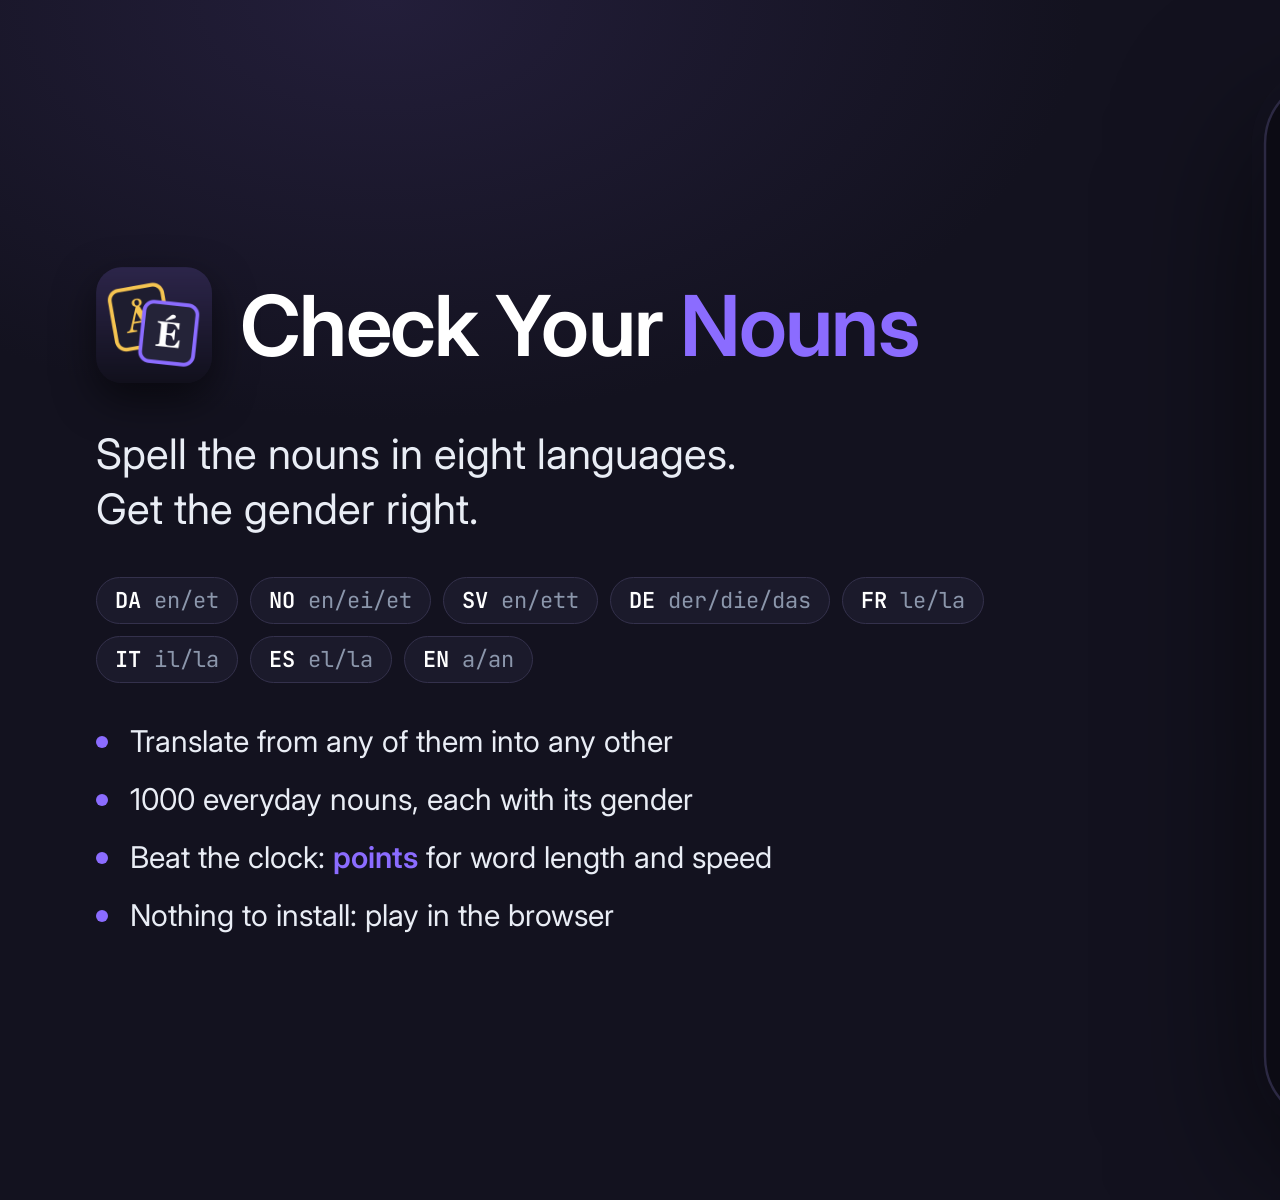
<file: tools/banner.html>
<!DOCTYPE html>
<!--
  The README banner (images/banner.png), 1920x1200. The phone shows the app's own markup and stylesheet.
  Render it with:  powershell -File tools\make-banner.ps1
-->
<html lang="en">
<head>
<meta charset="utf-8" />
<title>Check Your Nouns banner</title>
<link href="https://fonts.googleapis.com/css2?family=Fraunces:opsz,wght@9..144,500;9..144,700&family=Inter:wght@400;500;600;700&family=JetBrains+Mono:wght@600&display=block" rel="stylesheet" />
<link rel="stylesheet" href="../CheckYourNouns/wwwroot/css/app.css" />
<style>
    html, body { width: 1920px; height: 1200px; overflow: hidden; }
    body {
        margin: 0;
        background:
            radial-gradient(900px 700px at 100% 100%, #3a2a6e88, transparent 70%),
            radial-gradient(1000px 600px at 20% 0%, #231e3a, transparent 70%),
            #13121f;
        font-family: "Inter", sans-serif;
        display: flex;
        align-items: center;
        justify-content: space-between;
        padding: 0 150px 0 96px;
        box-sizing: border-box;
    }

    .pitch { max-width: 900px; }
    .brand { display: flex; align-items: center; gap: 28px; }
    .brand img { width: 116px; height: 116px; border-radius: 26px; box-shadow: 0 16px 40px #0008; }
    .brand h1 { margin: 0; font-size: 84px; font-weight: 600; letter-spacing: -0.02em; color: #fff; }
    .brand h1 span { color: var(--accent); }
    .tagline { margin: 44px 0 0; font-size: 42px; line-height: 1.3; color: #e9edf5; }

    .langs { display: flex; flex-wrap: wrap; gap: 12px; margin: 40px 0 0; padding: 0; list-style: none; }
    .langs li {
        padding: 8px 18px;
        border-radius: 999px;
        border: 1px solid var(--line);
        background: var(--panel);
        font-family: var(--mono);
        font-size: 22px;
        color: var(--muted);
    }
    .langs li b { color: #fff; font-weight: 600; }

    .features { margin: 40px 0 0; padding: 0; list-style: none; display: grid; gap: 22px; }
    .features li { position: relative; padding-left: 34px; font-size: 30px; color: #e9edf5; }
    .features li::before {
        content: ""; position: absolute; left: 0; top: 13px;
        width: 12px; height: 12px; border-radius: 50%; background: var(--accent);
    }
    .features em { font-style: normal; color: var(--accent); font-weight: 600; }

    .phone {
        flex: none;
        width: 420px;
        height: 860px;
        padding: 14px;
        border-radius: 56px;
        background: #0c0b14;
        border: 2px solid #2c2943;
        box-shadow: 0 40px 120px #000a, 0 0 0 10px #17152466;
        transform: scale(1.22);
        transform-origin: center;
        margin-right: 40px;
    }
    .screen {
        height: 100%;
        border-radius: 44px;
        overflow: hidden;
        background: radial-gradient(600px 300px at 50% -10%, var(--bg-glow), var(--bg));
    }
    .screen .game { min-height: 0; height: 100%; padding: 22px 14px 14px; gap: 14px; }
    .screen .stats { grid-template-columns: repeat(3, 1fr); gap: 8px; }
    .screen .languages { flex-wrap: wrap; }
    .screen .timer-pick { flex: 1 0 100%; }
    .screen .play { padding: 18px; gap: 18px; }
    .screen .key { height: 44px; font-size: 0.9rem; }
    .screen .key-row { gap: 4px; }
    .screen .credits { font-size: 0.62rem; }
    .screen .boxes { --size: 32px; }
    .screen .answer { display: none; }
    .screen .stat { padding: 8px 10px; }
    .screen * { animation: none !important; }
</style>
</head>
<body>
<section class="pitch">
    <div class="brand">
        <img src="../CheckYourNouns/wwwroot/icons/icon-512.png" alt="" />
        <h1>Check Your <span>Nouns</span></h1>
    </div>
    <p class="tagline">Spell the nouns in eight languages.<br />Get the gender right.</p>
    <ul class="langs">
        <li><b>DA</b> en/et</li><li><b>NO</b> en/ei/et</li><li><b>SV</b> en/ett</li><li><b>DE</b> der/die/das</li>
        <li><b>FR</b> le/la</li><li><b>IT</b> il/la</li><li><b>ES</b> el/la</li><li><b>EN</b> a/an</li>
    </ul>
    <ul class="features">
        <li>Translate from any of them into any other</li>
        <li>1000 everyday nouns, each with its gender</li>
        <li>Beat the clock: <em>points</em> for word length and speed</li>
        <li>Nothing to install: play in the browser</li>
    </ul>
</section>

<div class="phone"><div class="screen">
<main class="game"><header class="topbar"><h1>Check Your <span>Nouns</span></h1>
        <div class="toolbar"><button class="icon-btn">🔊</button>
            <button class="icon-btn">↺</button></div></header>

    <section class="languages"><label class="lang-pick"><span>From</span>
            <select><option>English</option></select></label>
        <button class="swap-btn">⇄</button>
        <label class="lang-pick"><span>To</span>
            <select><option>French</option></select></label>
        <label class="lang-pick timer-pick"><span>Timer</span>
            <select><option>15 s</option></select></label></section>

    <section class="stats"><div class="stat points"><span class="value">1284</span><span class="label">Points</span></div>
        <div class="stat good"><span class="value">9</span><span class="label">Correct</span></div>
        <div class="stat bad"><span class="value">1</span><span class="label">Missed</span></div>
        <div class="stat"><span class="value">90%</span><span class="label">Accuracy</span></div>
        <div class="stat streak hot"><span class="value">6</span><span class="label">Streak · best 6</span></div></section>

    <div class="play"><div class="timer"><div class="timer-track"><div class="timer-fill" style="width:74.58%"></div></div>
                    <span class="timer-text">11.2 s</span></div><section class="prompt"><span class="eyebrow">English → French</span>
                <h2 class="english">colleague</h2></section><section class="word-row"><div class="boxes stage-spelling" style="--letters:8"><span class="box given" style="--i:0">C</span><span class="box filled" style="--i:1">O</span><span class="box filled" style="--i:2">L</span><span class="box filled" style="--i:3">L</span><span class="box current" style="--i:4"></span><span class="box" style="--i:5"></span><span class="box" style="--i:6"></span><span class="box" style="--i:7"></span></div>
                <button class="hint-btn">?</button></section><section class="keyboard"><div class="key-row"><button class="key">A</button><button class="key">Z</button><button class="key">E</button><button class="key">R</button><button class="key">T</button><button class="key">Y</button><button class="key">U</button><button class="key">I</button><button class="key">O</button><button class="key">P</button></div><div class="key-row"><button class="key">Q</button><button class="key">S</button><button class="key">D</button><button class="key">F</button><button class="key">G</button><button class="key">H</button><button class="key">J</button><button class="key">K</button><button class="key">L</button><button class="key">M</button></div><div class="key-row"><button class="key">W</button><button class="key">X</button><button class="key">C</button><button class="key">V</button><button class="key">B</button><button class="key">N</button></div></section></div>

    <footer class="credits">Made with love 💛 (c) 2026 Per Hejndorf, Kreaton – v1.0.1</footer></main>
</div></div>
</body>
</html>
</file>
<file: CheckYourNouns/wwwroot/css/app.css>
:root {
    --bg: #13121f;
    --bg-glow: #231e3a;
    --panel: #1b1a2b;
    --panel-2: #242338;
    --line: #34314c;
    --text: #e9edf5;
    --muted: #8b96ab;
    --accent: #8b6cff;      /* violet */
    --accent-soft: #8b6cff2e;
    --good: #3ccf91;
    --good-soft: #3ccf9126;
    --bad: #ff6b6b;
    --bad-soft: #ff6b6b22;
    --gold: #f5c451;
    --gold-soft: #f5c45126;
    --radius: 14px;
    --font: "Inter", system-ui, sans-serif;
    --display: "Fraunces", Georgia, serif;
    --mono: "JetBrains Mono", ui-monospace, monospace;
}

* { box-sizing: border-box; }

html, body {
    margin: 0;
    min-height: 100%;
    background: radial-gradient(1200px 600px at 50% -10%, var(--bg-glow), var(--bg)) fixed;
    color: var(--text);
    font-family: var(--font);
    -webkit-tap-highlight-color: transparent;
    -webkit-text-size-adjust: 100%;
    text-size-adjust: 100%;
}

button {
    font: inherit;
    color: inherit;
    cursor: pointer;
    touch-action: manipulation;
}

button:disabled { cursor: default; }

kbd {
    font-family: var(--mono);
    font-size: 0.75em;
    padding: 0.1em 0.45em;
    border: 1px solid currentColor;
    border-radius: 5px;
    opacity: 0.7;
}

.game {
    max-width: 760px;
    margin: 0 auto;
    padding: max(var(--edge), env(safe-area-inset-top)) max(16px, env(safe-area-inset-right))
             max(var(--edge), env(safe-area-inset-bottom)) max(16px, env(safe-area-inset-left));
    display: flex;
    flex-direction: column;
    gap: var(--gap);
    min-height: 100vh; /* older browsers */
    min-height: 100dvh;
    /* Spacing follows the screen height, so the whole game fits on phones and tablets. */
    --edge: clamp(8px, 1.8dvh, 16px);
    --gap: clamp(8px, 1.7dvh, 18px);
}

/* ---- Header & stats ---- */

.topbar {
    display: flex;
    align-items: center;
    justify-content: space-between;
}

.topbar h1 {
    margin: 0;
    font-family: var(--display);
    font-weight: 700;
    font-size: clamp(1.1rem, 4.6vw, 1.7rem);
    white-space: nowrap;
    letter-spacing: -0.01em;
    outline: none; /* focused by FocusOnNavigate */
}

.topbar h1 span { color: var(--accent); }

.toolbar { display: flex; gap: 8px; flex: none; }

.icon-btn {
    width: 40px;
    height: 40px;
    border-radius: 10px;
    border: 1px solid var(--line);
    background: var(--panel);
    font-size: 1.05rem;
    transition: background 0.15s, border-color 0.15s;
}

.icon-btn:hover { background: var(--panel-2); border-color: var(--muted); }

/* The timer: a select styled as a toolbar button showing the clock and the setting. */
.timer-btn {
    position: relative;
    height: 40px;
    display: flex;
    align-items: center;
    gap: 4px;
    padding: 0 10px;
    border-radius: 10px;
    border: 1px solid var(--line);
    background: var(--panel);
    cursor: pointer;
    transition: background 0.15s, border-color 0.15s;
}

.timer-btn:hover, .timer-btn:focus-within { background: var(--panel-2); border-color: var(--muted); }
.timer-btn.on { border-color: var(--accent); background: var(--accent-soft); }
.timer-btn .timer-icon { font-size: 1rem; }

.timer-btn select {
    appearance: none;
    border: none;
    background: transparent;
    color: var(--text);
    font: inherit;
    font-size: 16px; /* 16px keeps iOS from zooming in on focus */
    font-family: var(--mono);
    padding: 0;
    cursor: pointer;
    outline: none;
}

.timer-btn option { background: var(--panel); color: var(--text); }

.stats {
    display: grid;
    grid-template-columns: repeat(5, minmax(0, 1fr));
    gap: clamp(6px, 1.2vw, 10px);
}

.stat {
    background: var(--panel);
    border: 1px solid var(--line);
    border-radius: var(--radius);
    padding: clamp(6px, 1.2dvh, 10px) clamp(8px, 1.6vw, 12px);
    display: flex;
    flex-direction: column;
    gap: 2px;
    min-width: 0;
}

.stat .value {
    font-family: var(--mono);
    font-size: clamp(1.05rem, 2.6dvh, 1.35rem);
    white-space: nowrap;
}

.stat .label {
    font-size: 0.72rem;
    text-transform: uppercase;
    letter-spacing: 0.08em;
    color: var(--muted);
    white-space: nowrap;
    overflow: hidden;
    text-overflow: ellipsis;
}

.stat.points .value { color: var(--accent); }
.stat.good .value { color: var(--good); }
.stat.bad .value { color: var(--bad); }
.stat.streak.hot { border-color: var(--gold); background: linear-gradient(var(--gold-soft), var(--panel)); }
.stat.streak.hot .value { color: var(--gold); }

/* Phones: shorter stat labels, and the pickers lose their captions. */
@media (max-width: 560px) {
    .stat { border-radius: 10px; }
    .stat .label { font-size: 0.6rem; letter-spacing: 0.04em; }
    .stat .label .long, .stat .label .best { display: none; }
    .lang-pick > span { display: none; }
    .languages { align-items: center; }
}

/* The narrowest phones: just enough room for "Correct". */
@media (max-width: 400px) {
    .stat { padding-left: 6px; padding-right: 6px; }
    .stat .label { font-size: 0.56rem; letter-spacing: 0.02em; }
}

/* Short screens (landscape tablets, small laptops) also drop the picker captions. */
@media (max-height: 820px) {
    .lang-pick > span { display: none; }
    .languages { align-items: center; }
}

/* ---- Language pickers ---- */

.languages {
    display: flex;
    align-items: flex-end;
    gap: 10px;
}

.lang-pick {
    flex: 1;
    min-width: 0;
    display: flex;
    flex-direction: column;
    gap: 4px;
}

.lang-pick span {
    font-size: 0.72rem;
    text-transform: uppercase;
    letter-spacing: 0.08em;
    color: var(--muted);
}

.lang-pick select {
    width: 100%;
    height: clamp(38px, 5dvh, 42px);
    padding: 0 32px 0 12px;
    border-radius: 10px;
    border: 1px solid var(--line);
    background: var(--panel) url("data:image/svg+xml,%3Csvg xmlns='http://www.w3.org/2000/svg' width='12' height='8' viewBox='0 0 12 8'%3E%3Cpath d='M1 1l5 5 5-5' fill='none' stroke='%238b96ab' stroke-width='2'/%3E%3C/svg%3E") no-repeat right 12px center;
    color: var(--text);
    font: inherit;
    font-weight: 500;
    appearance: none;
    cursor: pointer;
    transition: border-color 0.15s;
}

.lang-pick select:hover, .lang-pick select:focus-visible { border-color: var(--accent); outline: none; }
.lang-pick option { background: var(--panel); color: var(--text); }

.swap-btn {
    flex: none;
    width: clamp(38px, 5dvh, 42px);
    height: clamp(38px, 5dvh, 42px);
    border-radius: 50%;
    border: 1px solid var(--line);
    background: var(--panel);
    font-size: 1.1rem;
    transition: background 0.15s, border-color 0.15s, transform 0.2s;
}

.swap-btn:hover { background: var(--accent-soft); border-color: var(--accent); }
.swap-btn:active { transform: rotate(180deg); }

/* ---- Play area ---- */

.play {
    flex: 1;
    display: flex;
    flex-direction: column;
    gap: clamp(10px, 2dvh, 22px);
    background: var(--panel);
    border: 1px solid var(--line);
    border-radius: 20px;
    padding: clamp(12px, min(4vw, 2.6dvh), 32px);
    box-shadow: 0 20px 60px #0006;
}

.load-error { color: var(--bad); text-align: center; }

.intro {
    margin: auto;
    max-width: 460px;
    text-align: center;
    line-height: 1.6;
}

.intro .muted { color: var(--muted); font-size: 0.92rem; }

.primary-btn {
    margin-top: clamp(0px, 0.8dvh, 8px);
    padding: clamp(10px, 1.7dvh, 14px) 34px;
    border: none;
    border-radius: 12px;
    background: var(--accent);
    color: #fff;
    font-weight: 600;
    font-size: 1.05rem;
    box-shadow: 0 6px 20px #8b6cff55;
    transition: transform 0.1s, filter 0.15s;
}

.primary-btn:hover { filter: brightness(1.08); }
.primary-btn:active { transform: translateY(1px); }
.primary-btn kbd { margin-left: 8px; }

/* ---- Countdown ---- */

.timer {
    display: flex;
    align-items: center;
    gap: 12px;
    margin-bottom: -4px;
}

.timer-track {
    flex: 1;
    height: 6px;
    border-radius: 3px;
    background: var(--panel-2);
    overflow: hidden;
}

.timer-fill {
    height: 100%;
    border-radius: 3px;
    background: var(--accent);
    transition: width 0.1s linear, background 0.2s;
}

.timer-text {
    min-width: 4.2em;
    text-align: right;
    font-family: var(--mono);
    font-size: 0.85rem;
    color: var(--muted);
}

.timer.low .timer-fill { background: var(--bad); }
.timer.low .timer-text { color: var(--bad); animation: pulse-text 1s ease-in-out infinite; }
.timer.out .timer-text { color: var(--bad); }

@keyframes pulse-text { 50% { opacity: 0.45; } }

.prompt {
    text-align: center;
    animation: rise 0.35s ease-out;
}

.eyebrow {
    font-size: 0.72rem;
    text-transform: uppercase;
    letter-spacing: 0.18em;
    color: var(--muted);
}

.english {
    margin: clamp(2px, 0.7dvh, 6px) 0 2px;
    font-family: var(--display);
    font-weight: 500;
    font-size: clamp(1.6rem, min(7vw, 5.2dvh), 3rem);
    line-height: 1.1;
}

.also { color: var(--muted); font-size: 0.92rem; font-style: italic; }

/* ---- Letter boxes ---- */

.word-row {
    display: flex;
    align-items: center;
    justify-content: center;
    gap: 12px;
}

.boxes {
    --size: min(3.4rem, 6.4dvh, calc((100vw - 140px) / var(--letters)), calc(600px / var(--letters)));
    display: flex;
    gap: calc(var(--size) * 0.12);
}

.box {
    width: var(--size);
    height: calc(var(--size) * 1.2);
    display: grid;
    place-items: center;
    border-radius: calc(var(--size) * 0.18);
    border: 2px solid var(--line);
    background: var(--panel-2);
    font-family: var(--mono);
    font-size: calc(var(--size) * 0.55);
    transition: border-color 0.15s, background 0.15s, transform 0.15s;
}

.box.given { color: var(--muted); }

.box.filled {
    border-color: #4f4a72;
    animation: pop 0.18s ease-out;
}

.box.current {
    border-color: var(--accent);
    box-shadow: 0 0 0 4px var(--accent-soft);
}

.box.hint {
    color: var(--gold);
    border-color: var(--gold);
    box-shadow: 0 0 0 4px var(--gold-soft);
    animation: pulse 1.2s ease-in-out infinite;
}

.box.sep {
    border-color: transparent;
    background: transparent;
    color: var(--muted);
    width: calc(var(--size) * 0.5);
}

.box.shake { animation: shake 0.35s; border-color: var(--bad); }

.boxes.stage-gender .box:not(.sep),
.boxes.stage-done .box:not(.sep) { border-color: #4f4a72; color: var(--text); }

.boxes.perfect .box:not(.sep) {
    border-color: var(--good);
    background: var(--good-soft);
    animation: win 0.5s ease-out both;
    animation-delay: calc(var(--i) * 45ms);
}

.hint-btn {
    flex: none;
    width: clamp(36px, 5.4dvh, 44px);
    height: clamp(36px, 5.4dvh, 44px);
    border-radius: 50%;
    border: 1px solid var(--line);
    background: transparent;
    color: var(--gold);
    font-family: var(--mono);
    font-size: 1.15rem;
    transition: background 0.15s, opacity 0.15s;
}

.hint-btn:hover:not(:disabled) { background: var(--gold-soft); border-color: var(--gold); }
.hint-btn:disabled { opacity: 0.25; }

/* ---- Gender & result ---- */

.answer {
    min-height: clamp(84px, 13dvh, 120px);
    display: flex;
    flex-direction: column;
    align-items: center;
    gap: clamp(6px, 1.2dvh, 12px);
}

.question {
    margin: 0;
    color: var(--muted);
    font-size: 0.85rem;
    text-transform: uppercase;
    letter-spacing: 0.14em;
    animation: rise 0.25s ease-out;
}

.genders {
    display: flex;
    gap: 14px;
    animation: rise 0.3s ease-out;
}

.gender-btn {
    min-width: 140px;
    padding: clamp(6px, 1.3dvh, 14px) 22px;
    border-radius: var(--radius);
    border: 2px solid var(--line);
    background: var(--panel-2);
    display: flex;
    flex-direction: column;
    align-items: center;
    gap: 2px;
    transition: border-color 0.15s, transform 0.1s, background 0.15s;
}

.gender-btn:hover:not(:disabled) { border-color: var(--accent); background: var(--accent-soft); }
.gender-btn:active:not(:disabled) { transform: translateY(1px); }
.gender-btn .article { font-family: var(--display); font-size: clamp(1.4rem, 3.4dvh, 1.8rem); font-weight: 700; line-height: 1.2; }
.gender-btn .word { color: var(--muted); font-size: 0.9rem; }

.genders:has(> :nth-child(3)) .gender-btn { min-width: 110px; }

.gender-btn.wrong {
    border-color: var(--bad);
    background: var(--bad-soft);
    opacity: 0.6;
    animation: shake 0.35s;
}

.result {
    display: flex;
    flex-direction: column;
    align-items: center;
    gap: 4px;
    animation: rise 0.3s ease-out;
}

.result .verdict {
    font-size: 0.8rem;
    text-transform: uppercase;
    letter-spacing: 0.14em;
    font-weight: 600;
}

.result.perfect .verdict { color: var(--good); }
.result.missed .verdict { color: var(--bad); }

.result .full { font-family: var(--display); font-size: clamp(1.3rem, 3.4dvh, 1.7rem); }
.result .full em { color: var(--accent); font-style: normal; }
.result .full em:not(:empty) { margin-right: 0.05em; }
.result .earned {
    margin-top: 2px;
    font-family: var(--mono);
    font-size: 0.9rem;
    color: var(--accent);
}

.result .note { color: var(--muted); font-size: 0.85rem; font-style: italic; }

/* ---- Keyboard ---- */

.keyboard {
    margin-top: auto;
    display: flex;
    flex-direction: column;
    gap: clamp(5px, 0.9dvh, 7px);
    transition: opacity 0.2s;
}

.keyboard.inactive { opacity: 0.35; }

.key-row {
    display: flex;
    justify-content: center;
    gap: 6px;
}

.key {
    flex: 0 1 54px;
    height: clamp(36px, 6.2dvh, 58px);
    min-width: 0;
    border-radius: 9px;
    border: 1px solid var(--line);
    border-bottom-width: 3px;
    background: var(--panel-2);
    font-family: var(--mono);
    font-size: 1.05rem;
    transition: background 0.1s, transform 0.06s;
}

.key:hover:not(:disabled) { background: #2e2c46; }
.key:active:not(:disabled) { transform: translateY(2px); border-bottom-width: 1px; }

.key.hint {
    border-color: var(--gold);
    color: var(--gold);
    background: var(--gold-soft);
}

.key.wrong {
    border-color: var(--bad);
    color: var(--bad);
    animation: shake 0.35s;
}

@media (max-width: 520px) {
    .key { font-size: 0.95rem; border-radius: 7px; }
    .key-row { gap: 4px; }
    .gender-btn { min-width: 0; flex: 1; }
    .genders { width: 100%; }
}

/* Very short screens (small phones with the browser bars showing): drop the extras. */
@media (max-height: 680px) {
    .credits { display: none; }
    .eyebrow, .also, .gender-btn .word, .question { display: none; }
    .answer { min-height: 64px; }
    .result .note { display: none; }
    .intro .muted + .muted { display: none; }
}

@media (max-height: 600px) {
    .stat .label { display: none; }
    .stat { padding: 4px 8px; align-items: center; }
    .key { height: 34px; }
    .primary-btn { padding: 8px 28px; }
}

.credits {
    text-align: center;
    font-size: clamp(0.62rem, 1.4dvh, 0.75rem);
    color: var(--muted);
    opacity: 0.7;
}

/* ---- Animations ---- */

@keyframes rise {
    from { opacity: 0; transform: translateY(8px); }
    to { opacity: 1; transform: none; }
}

@keyframes pop {
    0% { transform: scale(0.85); }
    60% { transform: scale(1.06); }
    100% { transform: scale(1); }
}

@keyframes pulse {
    50% { box-shadow: 0 0 0 7px var(--gold-soft); }
}

@keyframes shake {
    20%, 60% { transform: translateX(-5px); }
    40%, 80% { transform: translateX(5px); }
}

@keyframes win {
    0% { transform: translateY(0); }
    40% { transform: translateY(-8px); }
    100% { transform: translateY(0); }
}

@media (prefers-reduced-motion: reduce) {
    *, *::before, *::after { animation: none !important; transition: none !important; }
}

/* ---- Blazor boilerplate ---- */

#blazor-error-ui {
    color-scheme: light only;
    background: lightyellow;
    color: #222;
    bottom: 0;
    box-shadow: 0 -1px 2px rgba(0, 0, 0, 0.2);
    box-sizing: border-box;
    display: none;
    left: 0;
    padding: 0.6rem 1.25rem 0.7rem 1.25rem;
    position: fixed;
    width: 100%;
    z-index: 1000;
}

    #blazor-error-ui .dismiss {
        cursor: pointer;
        position: absolute;
        right: 0.75rem;
        top: 0.5rem;
    }

.blazor-error-boundary {
    background: #b32121;
    padding: 1rem;
    color: white;
}

    .blazor-error-boundary::after {
        content: "An error has occurred."
    }

.loading-progress {
    position: absolute;
    display: block;
    width: 8rem;
    height: 8rem;
    inset: 20vh 0 auto 0;
    margin: 0 auto 0 auto;
}

    .loading-progress circle {
        fill: none;
        stroke: var(--line);
        stroke-width: 0.6rem;
        transform-origin: 50% 50%;
        transform: rotate(-90deg);
    }

        .loading-progress circle:last-child {
            stroke: var(--accent);
            stroke-dasharray: calc(3.141 * var(--blazor-load-percentage, 0%) * 0.8), 500%;
            transition: stroke-dasharray 0.05s ease-in-out;
        }

.loading-progress-text {
    position: absolute;
    text-align: center;
    font-weight: 600;
    color: var(--muted);
    inset: calc(20vh + 3.25rem) 0 auto 0.2rem;
}

    .loading-progress-text:after {
        content: var(--blazor-load-percentage-text, "Loading");
    }
</file>
